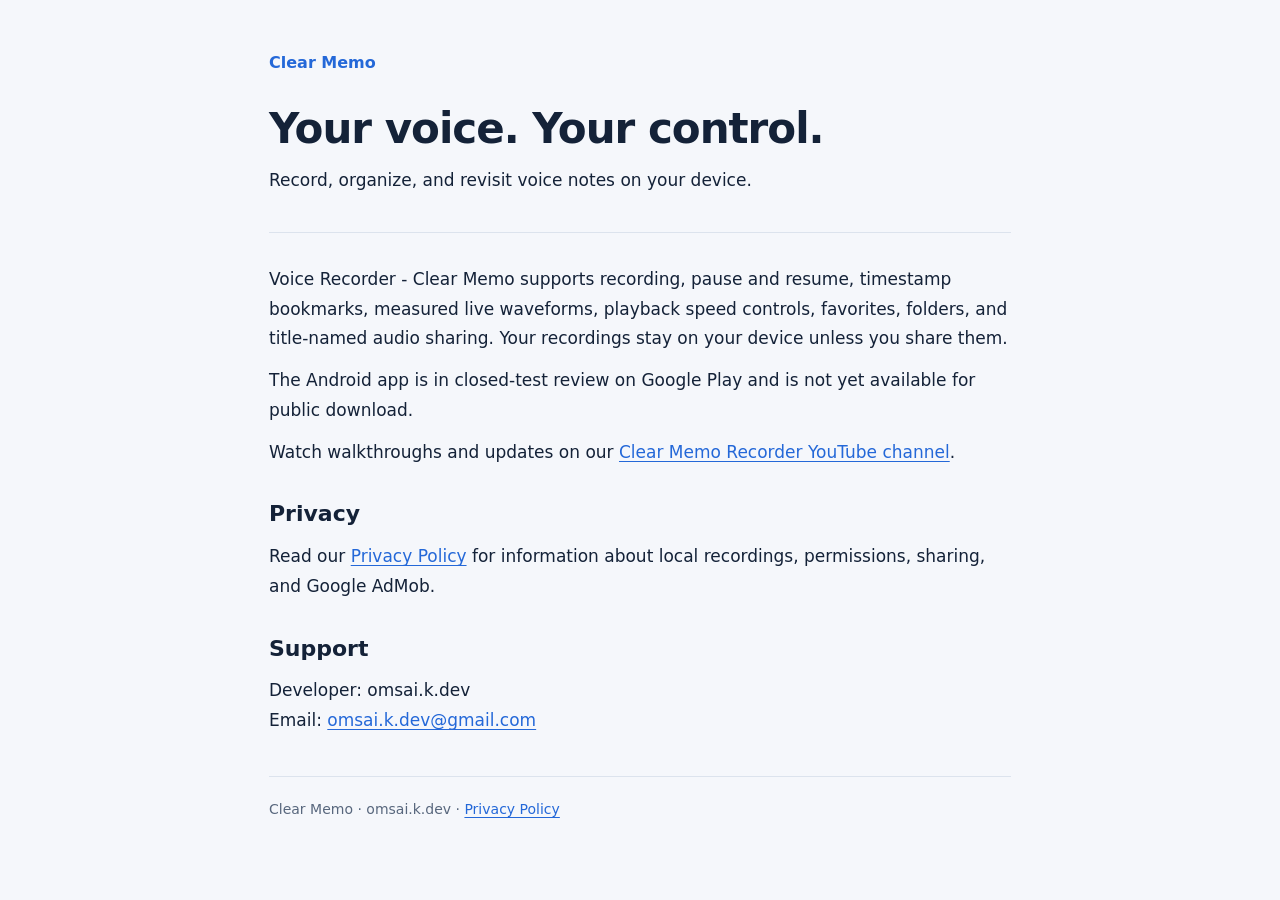
<file: index.html>
<!doctype html>
<html lang="en">
  <head>
    <meta charset="utf-8" />
    <meta name="viewport" content="width=device-width, initial-scale=1" />
    <meta
      name="description"
      content="Clear Memo voice recorder: app information, privacy policy, and support."
    />
    <title>Clear Memo · Voice Recorder</title>
    <link rel="stylesheet" href="/styles.css" />
  </head>
  <body>
    <main>
      <header>
        <a class="brand" href="/clear-memo/">Clear Memo</a>
        <h1>Your voice. Your control.</h1>
        <p>Record, organize, and revisit voice notes on your device.</p>
      </header>
      <p>
        Voice Recorder - Clear Memo supports recording, pause and resume,
        timestamp bookmarks, measured live waveforms, playback speed controls,
        favorites, folders, and title-named audio sharing. Your
        recordings stay on your device unless you share them.
      </p>
      <p>
        The Android app is in closed-test review on Google Play and is not yet
        available for public download.
      </p>
      <p>Watch walkthroughs and updates on our
        <a href="https://www.youtube.com/@ClearMemoRecorder">Clear Memo Recorder YouTube channel</a>.
      </p>
      <h2>Privacy</h2>
      <p>
        Read our <a href="/clear-memo/privacy/">Privacy Policy</a> for information about
        local recordings, permissions, sharing, and Google AdMob.
      </p>
      <h2>Support</h2>
      <p>
        Developer: omsai.k.dev<br />Email:
        <a href="mailto:omsai.k.dev@gmail.com">omsai.k.dev@gmail.com</a>
      </p>
      <footer>Clear Memo · omsai.k.dev · <a href="/clear-memo/privacy/">Privacy Policy</a></footer>
    </main>
  </body>
</html>
</file>
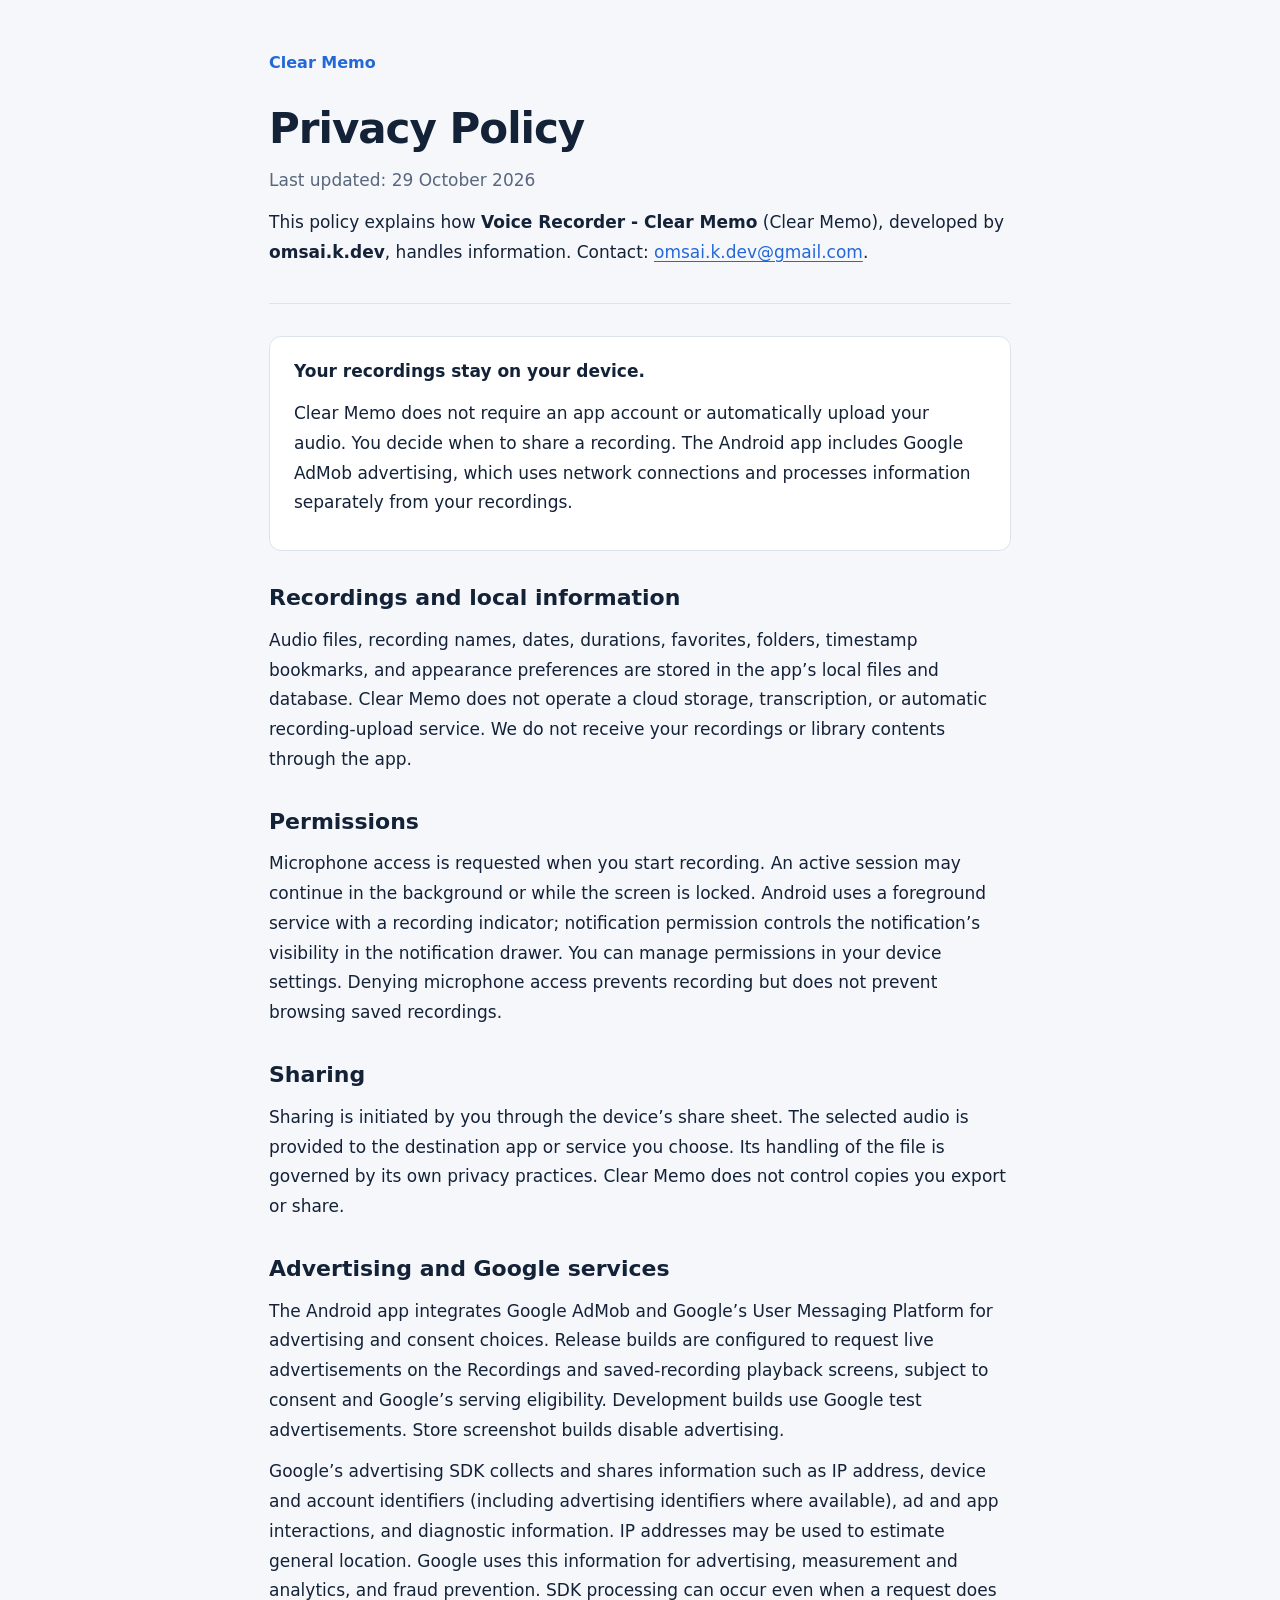
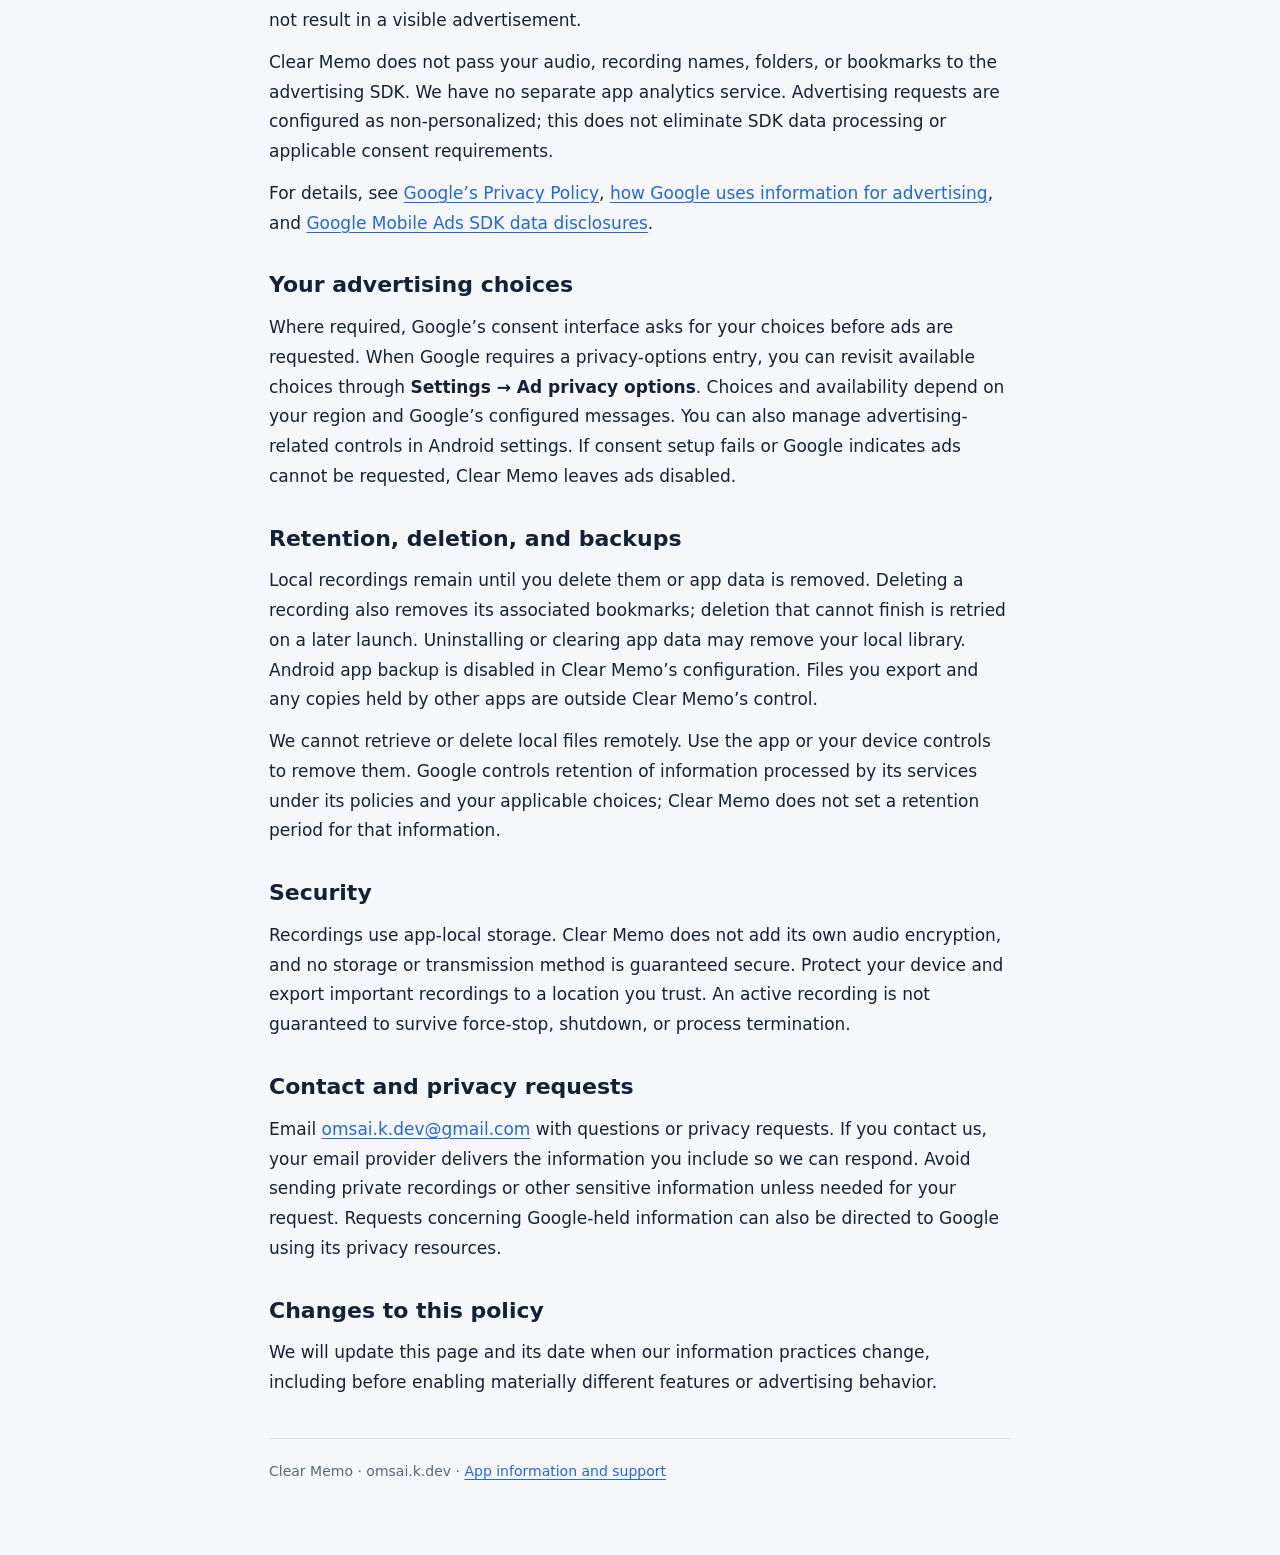
<file: clear-memo/privacy/index.html>
<!doctype html>
<html lang="en">
  <head>
    <meta charset="utf-8" />
    <meta name="viewport" content="width=device-width, initial-scale=1" />
    <meta
      name="description"
      content="Privacy policy for Voice Recorder - Clear Memo, developed by omsai.k.dev."
    />
    <title>Privacy Policy · Clear Memo</title>
    <link rel="stylesheet" href="/styles.css" />
  </head>
  <body>
    <main>
      <header>
        <a class="brand" href="/clear-memo/">Clear Memo</a>
        <h1>Privacy Policy</h1>
        <p class="muted">Last updated: 29 October 2026</p>
        <p>
          This policy explains how
          <strong>Voice Recorder - Clear Memo</strong> (Clear Memo), developed
          by <strong>omsai.k.dev</strong>, handles information. Contact:
          <a href="mailto:omsai.k.dev@gmail.com">omsai.k.dev@gmail.com</a>.
        </p>
      </header>
      <section class="summary" aria-label="Privacy summary">
        <strong>Your recordings stay on your device.</strong>
        <p>
          Clear Memo does not require an app account or automatically upload
          your audio. You decide when to share a recording. The Android app
          includes Google AdMob advertising, which uses network connections and
          processes information separately from your recordings.
        </p>
      </section>
      <section>
        <h2>Recordings and local information</h2>
        <p>
          Audio files, recording names, dates, durations, favorites, folders,
          timestamp bookmarks, and appearance preferences are stored in the
          app’s local files and database. Clear Memo does not operate a cloud
          storage, transcription, or automatic recording-upload service. We do
          not receive your recordings or library contents through the app.
        </p>
        <h2>Permissions</h2>
        <p>
          Microphone access is requested when you start recording. An active
          session may continue in the background or while the screen is locked.
          Android uses a foreground service with a recording indicator;
          notification permission controls the notification’s visibility in the
          notification drawer. You can manage permissions in your device
          settings. Denying microphone access prevents recording but does not
          prevent browsing saved recordings.
        </p>
        <h2>Sharing</h2>
        <p>
          Sharing is initiated by you through the device’s share sheet. The
          selected audio is provided to the destination app or service you
          choose. Its handling of the file is governed by its own privacy
          practices. Clear Memo does not control copies you export or share.
        </p>
        <h2>Advertising and Google services</h2>
        <p>
          The Android app integrates Google AdMob and Google’s User Messaging
          Platform for advertising and consent choices. Release builds are configured
          to request live advertisements on the Recordings and saved-recording
          playback screens, subject to consent and Google’s serving eligibility.
          Development builds use Google test advertisements. Store screenshot
          builds disable advertising.
        </p>
        <p>
          Google’s advertising SDK collects and shares information such as IP
          address, device and account identifiers (including advertising
          identifiers where available), ad and app interactions, and diagnostic
          information. IP addresses may be used to estimate general location.
          Google uses this information for advertising, measurement and
          analytics, and fraud prevention. SDK processing can occur even when a
          request does not result in a visible advertisement.
        </p>
        <p>
          Clear Memo does not pass your audio, recording names, folders, or
          bookmarks to the advertising SDK. We have no separate app analytics
          service. Advertising requests are configured as non-personalized; this
          does not eliminate SDK data processing or applicable consent
          requirements.
        </p>
        <p>
          For details, see
          <a href="https://policies.google.com/privacy"
            >Google’s Privacy Policy</a
          >,
          <a href="https://policies.google.com/technologies/ads"
            >how Google uses information for advertising</a
          >, and
          <a
            href="https://developers.google.com/admob/android/privacy/play-data-disclosure"
            >Google Mobile Ads SDK data disclosures</a
          >.
        </p>
        <h2>Your advertising choices</h2>
        <p>
          Where required, Google’s consent interface asks for your choices
          before ads are requested. When Google requires a privacy-options
          entry, you can revisit available choices through
          <strong>Settings → Ad privacy options</strong>. Choices and
          availability depend on your region and Google’s configured messages.
          You can also manage advertising-related controls in Android settings.
          If consent setup fails or Google indicates ads cannot be requested,
          Clear Memo leaves ads disabled.
        </p>
        <h2>Retention, deletion, and backups</h2>
        <p>
          Local recordings remain until you delete them or app data is removed.
          Deleting a recording also removes its associated bookmarks; deletion
          that cannot finish is retried on a later launch. Uninstalling or
          clearing app data may remove your local library. Android app backup is
          disabled in Clear Memo’s configuration. Files you export and any
          copies held by other apps are outside Clear Memo’s control.
        </p>
        <p>
          We cannot retrieve or delete local files remotely. Use the app or your
          device controls to remove them. Google controls retention of
          information processed by its services under its policies and your
          applicable choices; Clear Memo does not set a retention period for
          that information.
        </p>
        <h2>Security</h2>
        <p>
          Recordings use app-local storage. Clear Memo does not add its own
          audio encryption, and no storage or transmission method is guaranteed
          secure. Protect your device and export important recordings to a
          location you trust. An active recording is not guaranteed to survive
          force-stop, shutdown, or process termination.
        </p>
        <h2>Contact and privacy requests</h2>
        <p>
          Email
          <a href="mailto:omsai.k.dev@gmail.com">omsai.k.dev@gmail.com</a> with
          questions or privacy requests. If you contact us, your email provider
          delivers the information you include so we can respond. Avoid sending
          private recordings or other sensitive information unless needed for
          your request. Requests concerning Google-held information can also be
          directed to Google using its privacy resources.
        </p>
        <h2>Changes to this policy</h2>
        <p>
          We will update this page and its date when our information practices
          change, including before enabling materially different features or
          advertising behavior.
        </p>
      </section>
      <footer>
        Clear Memo · omsai.k.dev · <a href="/clear-memo/">App information and support</a>
      </footer>
    </main>
  </body>
</html>
</file>
<file: styles.css>
:root {
  color-scheme: light dark;
  --bg: #f5f7fb;
  --paper: #fff;
  --text: #142238;
  --muted: #58677d;
  --line: #dce3ed;
  --link: #2468d8;
}
* {
  box-sizing: border-box;
}
body {
  margin: 0;
  background: var(--bg);
  color: var(--text);
  font:
    17px/1.75 system-ui,
    -apple-system,
    BlinkMacSystemFont,
    "Segoe UI",
    sans-serif;
}
main {
  max-width: 790px;
  margin: 0 auto;
  padding: 48px 24px 72px;
}
header {
  padding-bottom: 24px;
  border-bottom: 1px solid var(--line);
  margin-bottom: 32px;
}
.brand {
  font-size: 16px;
  font-weight: 650;
  text-decoration: none;
}
h1 {
  font-size: clamp(30px, 6vw, 42px);
  line-height: 1.2;
  letter-spacing: -1px;
  margin: 26px 0 12px;
}
h2 {
  font-size: 22px;
  line-height: 1.4;
  margin: 32px 0 10px;
}
p,
ul {
  margin: 12px 0;
}
a {
  color: var(--link);
  text-underline-offset: 3px;
  overflow-wrap: anywhere;
}
a:focus-visible {
  outline: 3px solid var(--link);
  outline-offset: 5px;
  border-radius: 2px;
}
.muted,
footer {
  color: var(--muted);
}
.summary {
  padding: 20px 24px;
  border: 1px solid var(--line);
  border-radius: 12px;
  background: var(--paper);
}
footer {
  margin-top: 40px;
  padding-top: 20px;
  border-top: 1px solid var(--line);
  font-size: 14px;
}
@media (prefers-color-scheme: dark) {
  :root {
    --bg: #081220;
    --paper: #111e32;
    --text: #f4f7fc;
    --muted: #9aaac2;
    --line: #263a55;
    --link: #75adff;
  }
}
@media (max-width: 400px) {
  main {
    padding: 28px 20px 48px;
  }
  .summary {
    padding: 16px;
  }
}
</file>
